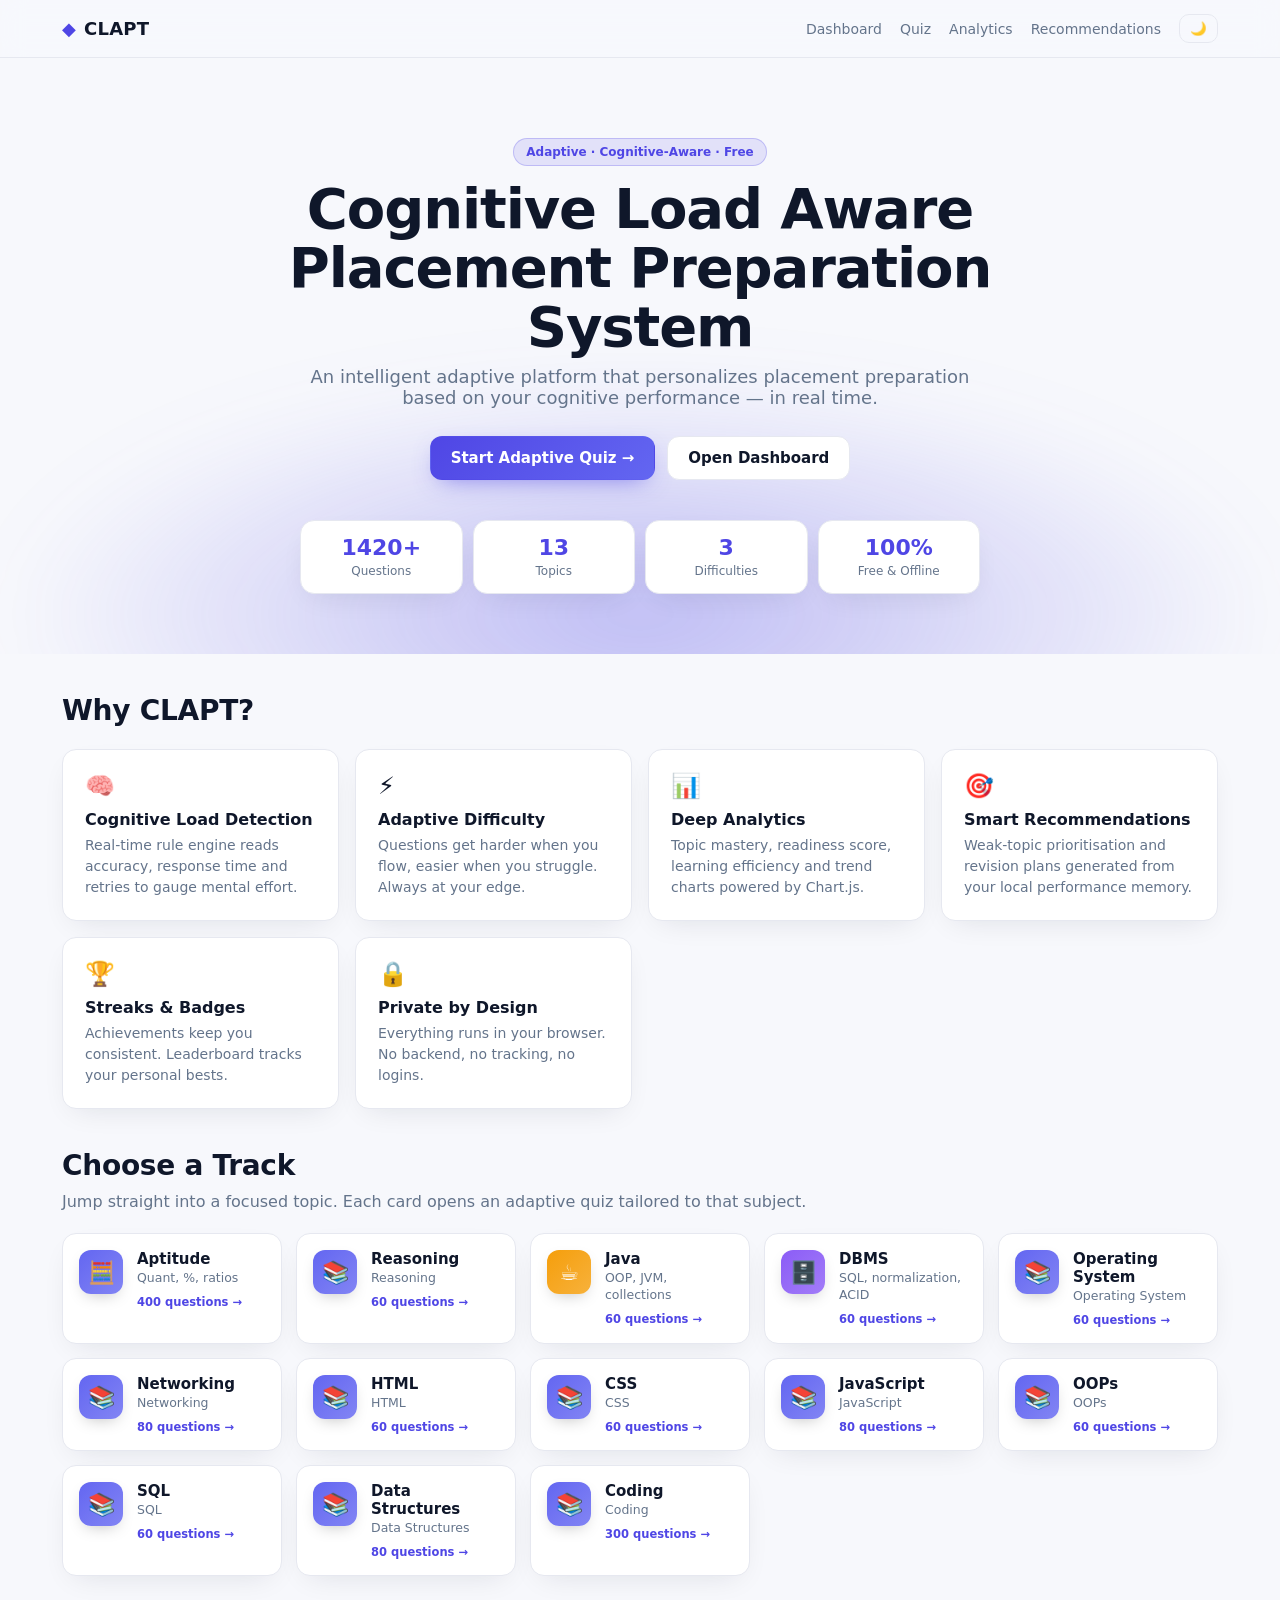
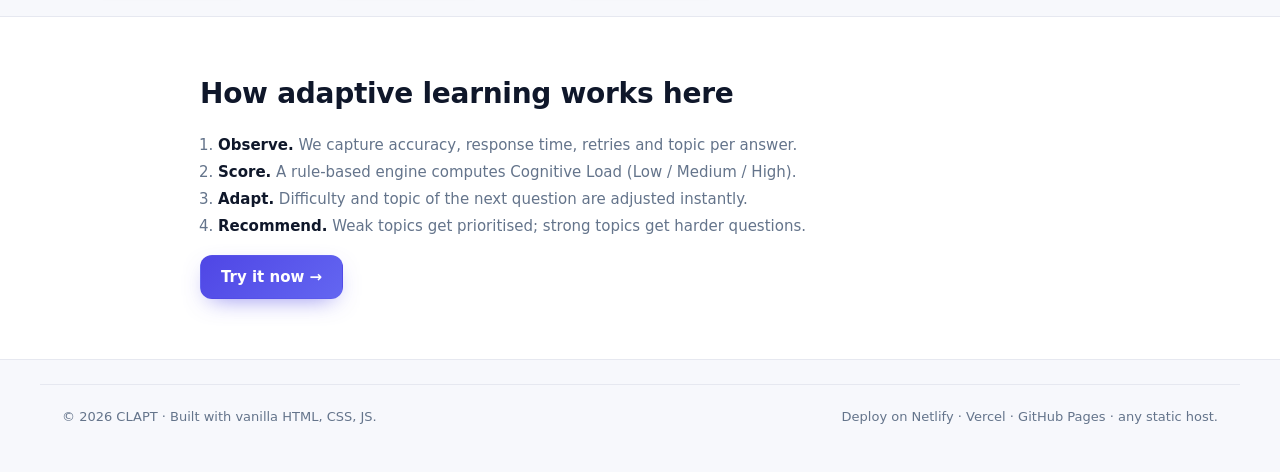
<file: clapt-system/index.html>
<!DOCTYPE html>
<html lang="en">
<head>
<meta charset="UTF-8" />
<meta name="viewport" content="width=device-width, initial-scale=1.0"/>
<title>CLAPT — Cognitive Load Aware Placement Preparation</title>
<meta name="description" content="An intelligent adaptive platform that personalizes placement preparation based on cognitive performance."/>
<link rel="stylesheet" href="style.css"/>
</head>
<body>
<nav class="nav">
  <div class="nav-inner">
    <a href="index.html" class="brand"><span class="logo">◆</span> CLAPT</a>
    <div class="nav-links">
      <a href="pages/dashboard.html">Dashboard</a>
      <a href="pages/quiz.html">Quiz</a>
      <a href="pages/analytics.html">Analytics</a>
      <a href="pages/recommendations.html">Recommendations</a>
      <button id="themeToggle" class="ghost-btn" title="Toggle theme">🌙</button>
    </div>
  </div>
</nav>

<header class="hero">
  <div class="hero-inner">
    <div class="badge-pill">Adaptive · Cognitive-Aware · Free</div>
    <h1>Cognitive Load Aware Placement Preparation System</h1>
    <p class="subtitle">An intelligent adaptive platform that personalizes placement preparation based on your cognitive performance — in real time.</p>
    <div class="cta-row">
      <a href="pages/quiz.html" class="btn primary">Start Adaptive Quiz →</a>
      <a href="pages/dashboard.html" class="btn ghost">Open Dashboard</a>
    </div>
    <div class="stats">
      <div><b id="statQ">1300+</b><span>Questions</span></div>
      <div><b id="statT">12</b><span>Topics</span></div>
      <div><b id="statD">3</b><span>Difficulties</span></div>
      <div><b>100%</b><span>Free & Offline</span></div>
    </div>
  </div>
  <div class="hero-glow"></div>
</header>

<section class="features">
  <h2>Why CLAPT?</h2>
  <div class="grid">
    <div class="card"><div class="ic">🧠</div><h3>Cognitive Load Detection</h3><p>Real-time rule engine reads accuracy, response time and retries to gauge mental effort.</p></div>
    <div class="card"><div class="ic">⚡</div><h3>Adaptive Difficulty</h3><p>Questions get harder when you flow, easier when you struggle. Always at your edge.</p></div>
    <div class="card"><div class="ic">📊</div><h3>Deep Analytics</h3><p>Topic mastery, readiness score, learning efficiency and trend charts powered by Chart.js.</p></div>
    <div class="card"><div class="ic">🎯</div><h3>Smart Recommendations</h3><p>Weak-topic prioritisation and revision plans generated from your local performance memory.</p></div>
    <div class="card"><div class="ic">🏆</div><h3>Streaks & Badges</h3><p>Achievements keep you consistent. Leaderboard tracks your personal bests.</p></div>
    <div class="card"><div class="ic">🔒</div><h3>Private by Design</h3><p>Everything runs in your browser. No backend, no tracking, no logins.</p></div>
  </div>
</section>

<section class="features" id="tracks">
  <h2>Choose a Track</h2>
  <p class="muted" style="margin:-12px 0 22px">Jump straight into a focused topic. Each card opens an adaptive quiz tailored to that subject.</p>
  <div id="homeTopicGrid" class="topic-grid"></div>
</section>

<section class="explain">
  <div class="explain-inner">
    <h2>How adaptive learning works here</h2>
    <ol>
      <li><b>Observe.</b> We capture accuracy, response time, retries and topic per answer.</li>
      <li><b>Score.</b> A rule-based engine computes Cognitive Load (Low / Medium / High).</li>
      <li><b>Adapt.</b> Difficulty and topic of the next question are adjusted instantly.</li>
      <li><b>Recommend.</b> Weak topics get prioritised; strong topics get harder questions.</li>
    </ol>
    <a href="pages/quiz.html" class="btn primary">Try it now →</a>
  </div>
</section>

<footer class="footer">
  <div>© <span id="yr"></span> CLAPT · Built with vanilla HTML, CSS, JS.</div>
  <div class="muted">Deploy on Netlify · Vercel · GitHub Pages · any static host.</div>
</footer>

<script src="data/questions.js"></script>
<script src="js/storage.js"></script>
<script src="app.js"></script>
</body>
</html>
</file>
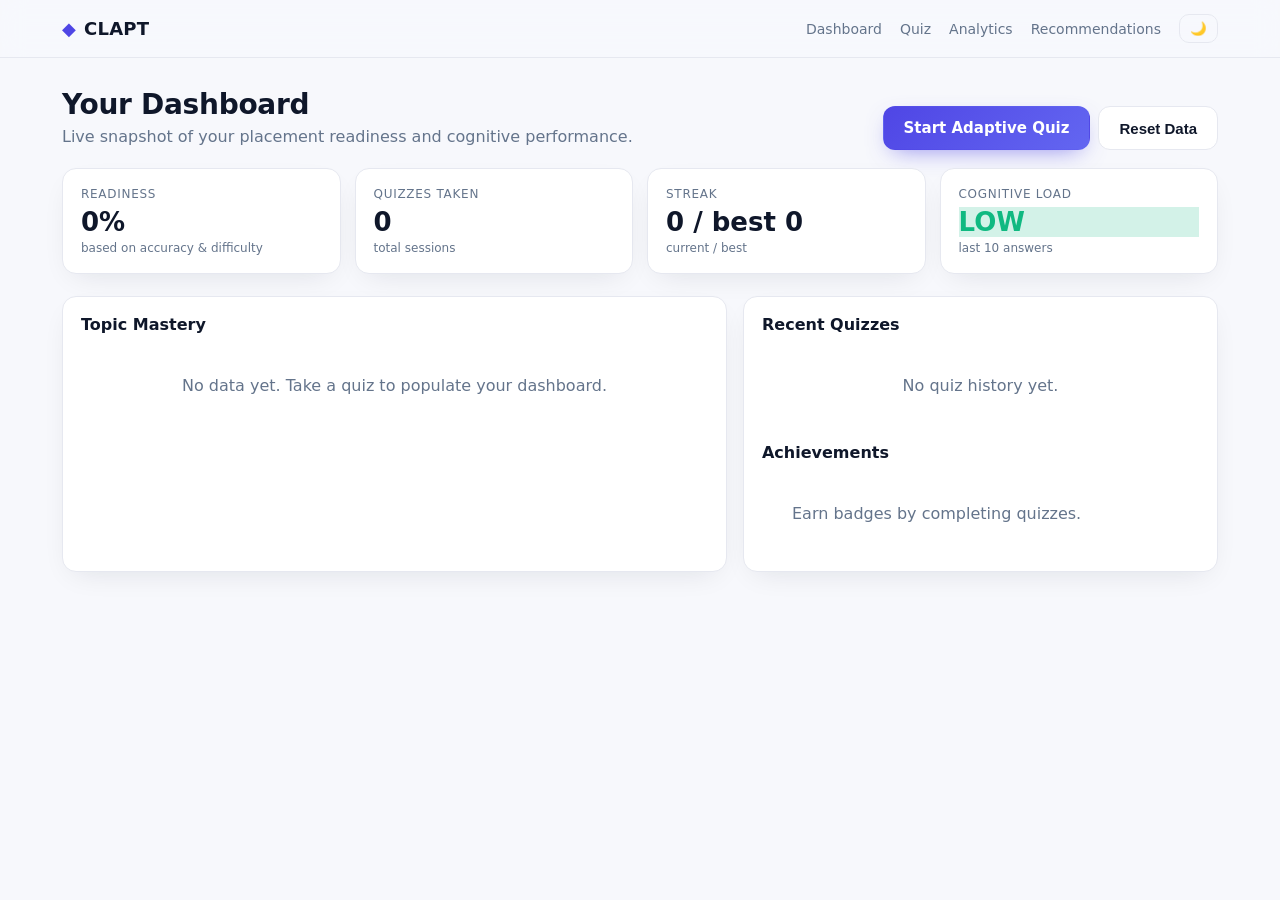
<file: clapt-system/pages/dashboard.html>
<!DOCTYPE html>
<html lang="en">
<head><meta charset="UTF-8"/><meta name="viewport" content="width=device-width,initial-scale=1"/>
<title>Dashboard · CLAPT</title>
<link rel="stylesheet" href="../style.css"/></head>
<body>
<nav class="nav"><div class="nav-inner">
  <a href="../index.html" class="brand"><span class="logo">◆</span> CLAPT</a>
  <div class="nav-links">
    <a href="dashboard.html">Dashboard</a>
    <a href="quiz.html">Quiz</a>
    <a href="analytics.html">Analytics</a>
    <a href="recommendations.html">Recommendations</a>
    <button id="themeToggle" class="ghost-btn">🌙</button>
  </div>
</div></nav>

<main class="page">
  <div class="flex-between">
    <div>
      <h1 class="page-title">Your Dashboard</h1>
      <p class="page-sub">Live snapshot of your placement readiness and cognitive performance.</p>
    </div>
    <div style="display:flex;gap:8px">
      <a class="btn primary" href="quiz.html">Start Adaptive Quiz</a>
      <button id="resetBtn" class="btn ghost">Reset Data</button>
    </div>
  </div>

  <div class="kpi-grid">
    <div class="kpi"><div class="lbl">Readiness</div><div id="kpiReadiness" class="val">0%</div><div class="sub">based on accuracy & difficulty</div></div>
    <div class="kpi"><div class="lbl">Quizzes Taken</div><div id="kpiQuizzes" class="val">0</div><div class="sub">total sessions</div></div>
    <div class="kpi"><div class="lbl">Streak</div><div id="kpiStreak" class="val">0</div><div class="sub">current / best</div></div>
    <div class="kpi"><div class="lbl">Cognitive Load</div><div id="kpiCog" class="val">LOW</div><div class="sub">last 10 answers</div></div>
  </div>

  <div class="panels">
    <div class="panel">
      <h3>Topic Mastery</h3>
      <div id="topicsList" class="list"></div>
    </div>
    <div class="panel">
      <h3>Recent Quizzes</h3>
      <div id="historyList" class="list"></div>
      <h3 style="margin-top:18px">Achievements</h3>
      <div id="badgeList" class="badge-list"></div>
    </div>
  </div>
</main>

<script src="../data/questions.js"></script>
<script src="../js/common.js"></script>
<script src="../js/storage.js"></script>
<script src="../js/recommendation-engine.js"></script>
<script src="../js/adaptive-engine.js"></script>
<script src="../js/dashboard.js"></script>
</body>
</html>
</file>
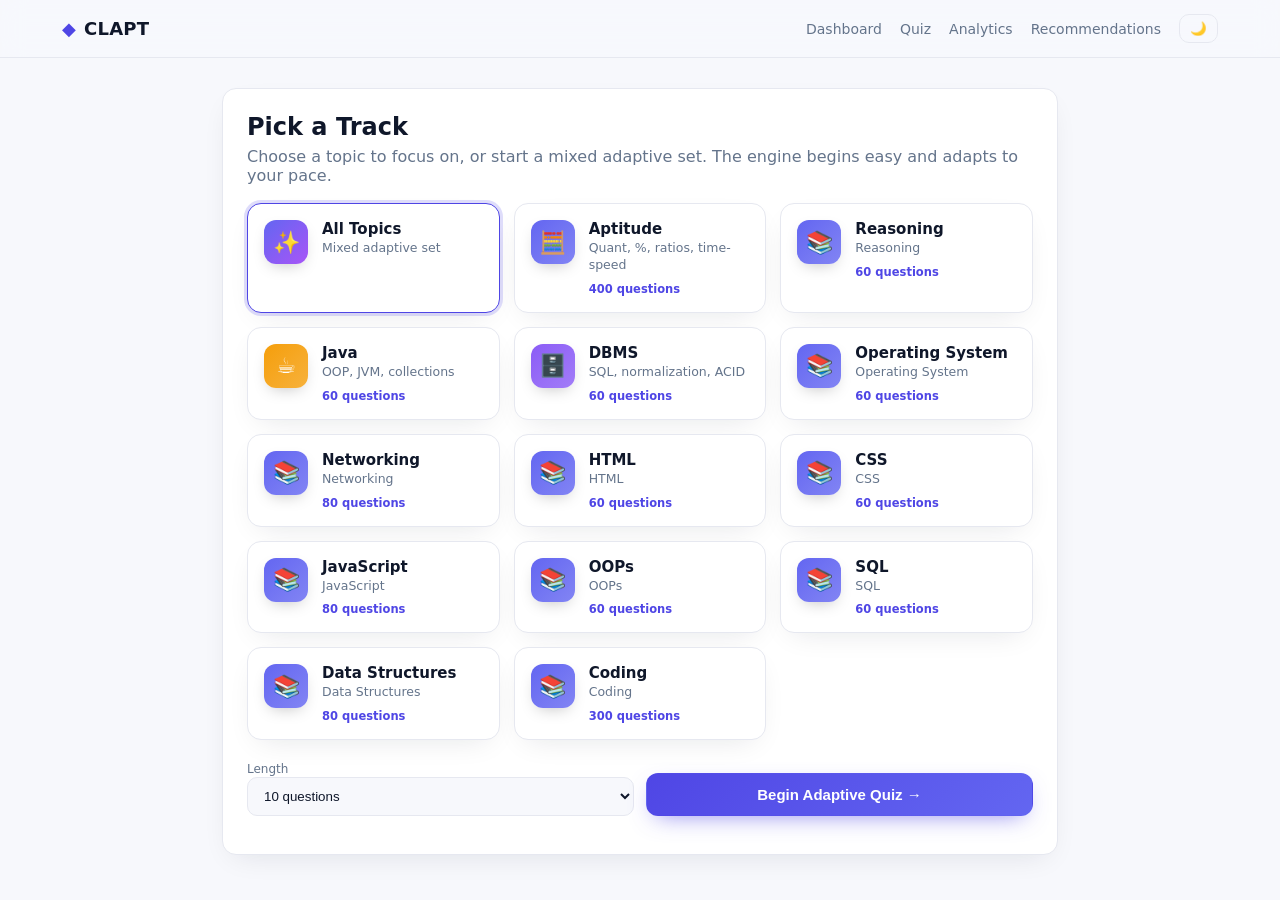
<file: clapt-system/pages/quiz.html>
<!DOCTYPE html>
<html lang="en">
<head><meta charset="UTF-8"/><meta name="viewport" content="width=device-width,initial-scale=1"/>
<title>Quiz · CLAPT</title>
<link rel="stylesheet" href="../style.css"/></head>
<body>
<nav class="nav"><div class="nav-inner">
  <a href="../index.html" class="brand"><span class="logo">◆</span> CLAPT</a>
  <div class="nav-links">
    <a href="dashboard.html">Dashboard</a>
    <a href="quiz.html">Quiz</a>
    <a href="analytics.html">Analytics</a>
    <a href="recommendations.html">Recommendations</a>
    <button id="themeToggle" class="ghost-btn">🌙</button>
  </div>
</div></nav>

<main class="quiz-shell" id="quizRoot">
  <div id="startCard" class="q-card">
    <h2 style="margin:0 0 6px">Pick a Track</h2>
    <p class="muted" style="margin:0 0 18px">Choose a topic to focus on, or start a mixed adaptive set. The engine begins easy and adapts to your pace.</p>
    <div id="topicGrid" class="topic-grid"></div>
    <div style="display:grid;grid-template-columns:1fr 1fr;gap:12px;margin:18px 0 14px">
      <div>
        <label class="muted" style="font-size:12px">Length</label>
        <select id="lenSel" class="search">
          <option value="5">5 questions</option>
          <option value="10" selected>10 questions</option>
          <option value="15">15 questions</option>
          <option value="20">20 questions</option>
        </select>
      </div>
      <div style="display:flex;align-items:flex-end">
        <button id="startBtn" class="btn primary" style="width:100%">Begin Adaptive Quiz →</button>
      </div>
    </div>
  </div>

  <div id="quizArea" style="display:none">
    <div class="quiz-top">
      <div class="meta">
        <span id="progressTxt" class="tag">Q 1 / 10</span>
        <span id="topicTag" class="tag">Topic</span>
        <span id="diffTag" class="tag easy">easy</span>
      </div>
      <div class="timer" id="timer">00:00</div>
    </div>
    <div class="progress"><span id="progressBar" style="width:0%"></span></div>

    <div class="q-card">
      <p id="qText" class="q-text"></p>
      <div id="opts" class="opts"></div>
      <div id="hintBox"></div>
      <div id="explainBox"></div>
      <div class="cog-meter"><span id="cogPill" class="cog-pill cog-low">Cognitive Load: LOW</span></div>
      <div class="q-actions">
        <button id="quitBtn" class="btn ghost">Quit</button>
        <button id="nextBtn" class="btn primary" style="display:none">Next →</button>
      </div>
    </div>
  </div>
</main>

<script src="../data/questions.js"></script>
<script src="../js/common.js"></script>
<script src="../js/storage.js"></script>
<script src="../js/adaptive-engine.js"></script>
<script src="../js/quiz.js"></script>
</body>
</html>
</file>
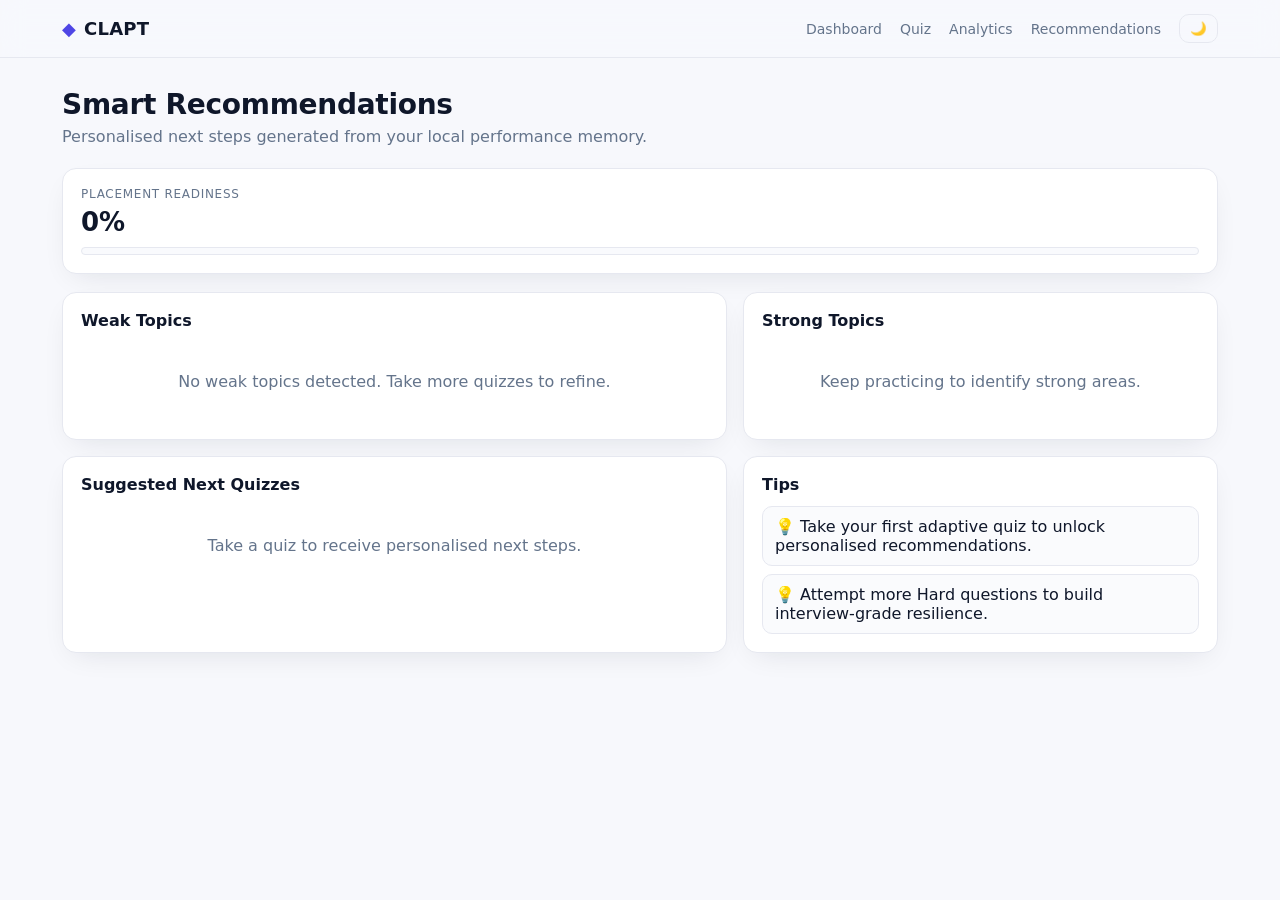
<file: clapt-system/pages/recommendations.html>
<!DOCTYPE html>
<html lang="en">
<head><meta charset="UTF-8"/><meta name="viewport" content="width=device-width,initial-scale=1"/>
<title>Recommendations · CLAPT</title>
<link rel="stylesheet" href="../style.css"/></head>
<body>
<nav class="nav"><div class="nav-inner">
  <a href="../index.html" class="brand"><span class="logo">◆</span> CLAPT</a>
  <div class="nav-links">
    <a href="dashboard.html">Dashboard</a>
    <a href="quiz.html">Quiz</a>
    <a href="analytics.html">Analytics</a>
    <a href="recommendations.html">Recommendations</a>
    <button id="themeToggle" class="ghost-btn">🌙</button>
  </div>
</div></nav>

<main class="page">
  <h1 class="page-title">Smart Recommendations</h1>
  <p class="page-sub">Personalised next steps generated from your local performance memory.</p>

  <div class="kpi" style="margin-bottom:18px">
    <div class="lbl">Placement Readiness</div>
    <div class="val"><span id="readiness">0%</span></div>
    <div class="bar" style="margin-top:10px"><span id="readinessBar" style="width:0%"></span></div>
  </div>

  <div class="panels">
    <div class="panel"><h3>Weak Topics</h3><div id="weakList" class="list"></div></div>
    <div class="panel"><h3>Strong Topics</h3><div id="strongList" class="list"></div></div>
  </div>
  <div class="panels" style="margin-top:16px">
    <div class="panel"><h3>Suggested Next Quizzes</h3><div id="nextList" class="list"></div></div>
    <div class="panel"><h3>Tips</h3><div id="tipsList" class="list"></div></div>
  </div>
</main>

<script src="../data/questions.js"></script>
<script src="../js/common.js"></script>
<script src="../js/storage.js"></script>
<script src="../js/recommendation-engine.js"></script>
<script src="../js/recommendations.js"></script>
</body>
</html>
</file>
<file: clapt-system/style.css>
:root{
  --bg:#f7f8fc; --surface:#ffffff; --text:#0f172a; --muted:#64748b;
  --primary:#4f46e5; --primary-2:#6366f1; --accent:#06b6d4;
  --border:#e6e8f0; --success:#10b981; --warn:#f59e0b; --danger:#ef4444;
  --shadow:0 10px 30px -12px rgba(15,23,42,.12);
  --radius:14px;
}
[data-theme="dark"]{
  --bg:#0b1020; --surface:#121833; --text:#e6e8f5; --muted:#94a3b8;
  --primary:#818cf8; --primary-2:#a5b4fc; --accent:#22d3ee;
  --border:#1f2747; --shadow:0 10px 30px -12px rgba(0,0,0,.6);
}
*{box-sizing:border-box}
html,body{margin:0;padding:0;background:var(--bg);color:var(--text);font-family:Inter,ui-sans-serif,system-ui,-apple-system,Segoe UI,Roboto,sans-serif;-webkit-font-smoothing:antialiased}
a{color:inherit;text-decoration:none}
img{max-width:100%}

/* NAV */
.nav{position:sticky;top:0;z-index:50;backdrop-filter:saturate(160%) blur(12px);background:color-mix(in oklab, var(--bg) 75%, transparent);border-bottom:1px solid var(--border)}
.nav-inner{max-width:1200px;margin:0 auto;display:flex;align-items:center;justify-content:space-between;padding:14px 22px}
.brand{font-weight:700;font-size:18px;letter-spacing:.2px;display:flex;align-items:center;gap:8px}
.brand .logo{color:var(--primary)}
.nav-links{display:flex;gap:18px;align-items:center}
.nav-links a{color:var(--muted);font-weight:500;font-size:14px;transition:color .15s}
.nav-links a:hover{color:var(--text)}
.ghost-btn{background:transparent;border:1px solid var(--border);border-radius:10px;padding:6px 10px;cursor:pointer;color:var(--text)}

/* HERO */
.hero{position:relative;overflow:hidden;padding:80px 22px 60px;text-align:center}
.hero-inner{max-width:880px;margin:0 auto;position:relative;z-index:1}
.hero h1{font-size:clamp(32px,5vw,56px);line-height:1.05;margin:14px 0 10px;letter-spacing:-.02em}
.subtitle{color:var(--muted);font-size:18px;max-width:680px;margin:0 auto 28px}
.badge-pill{display:inline-block;padding:6px 12px;border-radius:999px;background:color-mix(in oklab,var(--primary) 12%,transparent);color:var(--primary);font-size:12px;font-weight:600;border:1px solid color-mix(in oklab,var(--primary) 25%,transparent)}
.cta-row{display:flex;gap:12px;justify-content:center;flex-wrap:wrap}
.btn{display:inline-flex;align-items:center;justify-content:center;padding:12px 20px;border-radius:12px;font-weight:600;font-size:15px;border:1px solid transparent;cursor:pointer;transition:transform .12s ease,box-shadow .15s ease,background .15s}
.btn:hover{transform:translateY(-1px)}
.btn.primary{background:linear-gradient(135deg,var(--primary),var(--primary-2));color:#fff;box-shadow:0 8px 24px -10px color-mix(in oklab,var(--primary) 70%,transparent)}
.btn.ghost{background:var(--surface);border-color:var(--border);color:var(--text)}
.btn.danger{background:var(--danger);color:#fff}
.stats{margin-top:40px;display:grid;grid-template-columns:repeat(4,1fr);gap:10px;max-width:680px;margin-left:auto;margin-right:auto}
.stats>div{background:var(--surface);border:1px solid var(--border);border-radius:var(--radius);padding:14px;box-shadow:var(--shadow)}
.stats b{display:block;font-size:22px;color:var(--primary)}
.stats span{font-size:12px;color:var(--muted)}
.hero-glow{position:absolute;inset:auto 0 -200px 0;height:480px;background:radial-gradient(closest-side,color-mix(in oklab,var(--primary) 35%,transparent),transparent);filter:blur(40px);pointer-events:none}

/* FEATURES */
.features{max-width:1200px;margin:40px auto;padding:0 22px}
.features h2,.explain h2{font-size:28px;letter-spacing:-.01em;margin:0 0 22px}
.grid{display:grid;grid-template-columns:repeat(auto-fit,minmax(260px,1fr));gap:16px}
.card{background:var(--surface);border:1px solid var(--border);border-radius:var(--radius);padding:22px;box-shadow:var(--shadow);transition:transform .15s ease,border-color .15s}
.card:hover{transform:translateY(-3px);border-color:color-mix(in oklab,var(--primary) 40%,var(--border))}
.card .ic{font-size:24px;margin-bottom:10px}
.card h3{margin:0 0 6px;font-size:16px}
.card p{margin:0;color:var(--muted);font-size:14px;line-height:1.5}

/* EXPLAIN */
.explain{background:var(--surface);border-top:1px solid var(--border);border-bottom:1px solid var(--border);padding:60px 22px;margin-top:40px}
.explain-inner{max-width:880px;margin:0 auto}
.explain ol{padding-left:18px;color:var(--muted);font-size:15px;line-height:1.8}
.explain ol b{color:var(--text)}

/* FOOTER */
.footer{max-width:1200px;margin:24px auto;padding:24px 22px;display:flex;justify-content:space-between;flex-wrap:wrap;gap:8px;color:var(--muted);font-size:13px;border-top:1px solid var(--border)}
.muted{color:var(--muted)}

/* DASH */
.page{max-width:1200px;margin:30px auto;padding:0 22px}
.page-title{font-size:28px;margin:0 0 6px;letter-spacing:-.01em}
.page-sub{color:var(--muted);margin:0 0 22px}
.kpi-grid{display:grid;grid-template-columns:repeat(auto-fit,minmax(200px,1fr));gap:14px;margin-bottom:22px}
.kpi{background:var(--surface);border:1px solid var(--border);border-radius:var(--radius);padding:18px;box-shadow:var(--shadow)}
.kpi .lbl{color:var(--muted);font-size:12px;text-transform:uppercase;letter-spacing:.06em}
.kpi .val{font-size:26px;font-weight:700;margin-top:6px}
.kpi .sub{color:var(--muted);font-size:12px;margin-top:4px}
.panels{display:grid;grid-template-columns:1.4fr 1fr;gap:16px}
@media(max-width:900px){.panels{grid-template-columns:1fr}}
.panel{background:var(--surface);border:1px solid var(--border);border-radius:var(--radius);padding:18px;box-shadow:var(--shadow)}
.panel h3{margin:0 0 12px;font-size:16px}
.list{display:flex;flex-direction:column;gap:8px}
.list .row{display:flex;justify-content:space-between;align-items:center;padding:10px 12px;border:1px solid var(--border);border-radius:10px;background:color-mix(in oklab,var(--bg) 60%,transparent)}
.list .row b{font-weight:600}
.tag{display:inline-block;font-size:11px;padding:3px 8px;border-radius:999px;background:color-mix(in oklab,var(--primary) 15%,transparent);color:var(--primary);font-weight:600}
.tag.easy{background:color-mix(in oklab,var(--success) 15%,transparent);color:var(--success)}
.tag.medium{background:color-mix(in oklab,var(--warn) 18%,transparent);color:var(--warn)}
.tag.hard{background:color-mix(in oklab,var(--danger) 15%,transparent);color:var(--danger)}
.bar{height:8px;background:color-mix(in oklab,var(--bg) 70%,transparent);border-radius:999px;overflow:hidden;border:1px solid var(--border)}
.bar>span{display:block;height:100%;background:linear-gradient(90deg,var(--primary),var(--accent));transition:width .4s}
.meter{display:flex;align-items:center;gap:10px}
.meter .lbl{min-width:120px;font-size:13px;color:var(--muted)}

/* QUIZ */
.quiz-shell{max-width:880px;margin:30px auto;padding:0 22px}
.quiz-top{display:flex;justify-content:space-between;align-items:center;margin-bottom:14px;gap:12px;flex-wrap:wrap}
.quiz-top .meta{display:flex;gap:8px;align-items:center;flex-wrap:wrap}
.quiz-top .timer{font-variant-numeric:tabular-nums;font-weight:700;background:var(--surface);border:1px solid var(--border);padding:8px 12px;border-radius:10px}
.progress{height:6px;background:var(--border);border-radius:999px;overflow:hidden;margin-bottom:14px}
.progress>span{display:block;height:100%;background:linear-gradient(90deg,var(--primary),var(--accent));transition:width .3s}
.q-card{background:var(--surface);border:1px solid var(--border);border-radius:var(--radius);padding:24px;box-shadow:var(--shadow)}
.q-text{font-size:18px;font-weight:600;margin:0 0 16px;line-height:1.45}
.opts{display:grid;gap:10px}
.opt{display:flex;align-items:center;gap:10px;padding:12px 14px;border:1px solid var(--border);border-radius:12px;cursor:pointer;background:var(--bg);transition:all .15s;font-size:15px}
.opt:hover{border-color:var(--primary)}
.opt.selected{border-color:var(--primary);background:color-mix(in oklab,var(--primary) 10%,transparent)}
.opt.correct{border-color:var(--success);background:color-mix(in oklab,var(--success) 12%,transparent)}
.opt.wrong{border-color:var(--danger);background:color-mix(in oklab,var(--danger) 12%,transparent)}
.opt .dot{width:18px;height:18px;border-radius:50%;border:2px solid var(--border);flex:0 0 auto}
.opt.selected .dot{border-color:var(--primary);background:var(--primary)}
.q-actions{display:flex;justify-content:space-between;gap:10px;margin-top:18px;flex-wrap:wrap}
.hint{margin-top:12px;padding:10px 12px;border-left:3px solid var(--primary);background:color-mix(in oklab,var(--primary) 8%,transparent);border-radius:8px;font-size:14px;color:var(--text)}
.cog-meter{margin-top:14px;display:flex;gap:8px;align-items:center}
.cog-pill{padding:6px 10px;border-radius:999px;font-size:12px;font-weight:700}
.cog-low{background:color-mix(in oklab,var(--success) 18%,transparent);color:var(--success)}
.cog-med{background:color-mix(in oklab,var(--warn) 22%,transparent);color:var(--warn)}
.cog-high{background:color-mix(in oklab,var(--danger) 18%,transparent);color:var(--danger)}

/* TOAST */
.toast-wrap{position:fixed;right:18px;bottom:18px;display:flex;flex-direction:column;gap:8px;z-index:99}
.toast{background:var(--surface);border:1px solid var(--border);box-shadow:var(--shadow);padding:12px 14px;border-radius:10px;font-size:14px;min-width:220px;animation:in .25s ease}
.toast.success{border-left:4px solid var(--success)}
.toast.error{border-left:4px solid var(--danger)}
.toast.info{border-left:4px solid var(--primary)}
@keyframes in{from{opacity:0;transform:translateY(8px)}to{opacity:1;transform:none}}

/* tables */
.table{width:100%;border-collapse:collapse;font-size:14px}
.table th,.table td{text-align:left;padding:10px 12px;border-bottom:1px solid var(--border)}
.table th{color:var(--muted);font-weight:600;font-size:12px;text-transform:uppercase;letter-spacing:.04em}
.table tr:hover td{background:color-mix(in oklab,var(--bg) 50%,transparent)}

.empty{padding:30px;text-align:center;color:var(--muted)}
.center{display:flex;align-items:center;justify-content:center}
.search{width:100%;padding:10px 12px;border:1px solid var(--border);border-radius:10px;background:var(--bg);color:var(--text);outline:none}
.search:focus{border-color:var(--primary)}
.flex-between{display:flex;justify-content:space-between;align-items:center;gap:10px;flex-wrap:wrap}
.badge-list{display:flex;gap:8px;flex-wrap:wrap}
.achv{padding:8px 12px;border:1px solid var(--border);border-radius:999px;background:var(--surface);font-size:13px;display:flex;gap:8px;align-items:center}
.achv .em{font-size:16px}
.review-q{padding:14px;border:1px solid var(--border);border-radius:12px;margin-bottom:10px;background:var(--surface)}
.review-q .qh{display:flex;justify-content:space-between;gap:10px;margin-bottom:6px}
.review-q .ans{font-size:13px;color:var(--muted);margin-top:6px}

/* TOPIC GRID (landing & quiz start) */
.topic-grid{display:grid;grid-template-columns:repeat(auto-fill,minmax(220px,1fr));gap:14px}
.topic-card{display:flex;gap:14px;align-items:flex-start;text-align:left;padding:16px;background:var(--surface);border:1.5px solid var(--border);border-radius:var(--radius);box-shadow:var(--shadow);cursor:pointer;font-family:inherit;color:var(--text);transition:transform .15s ease,border-color .15s ease,box-shadow .15s ease;text-decoration:none;width:100%}
.topic-card:hover{transform:translateY(-3px);border-color:color-mix(in oklab,var(--primary) 50%,var(--border));box-shadow:0 14px 32px -14px color-mix(in oklab,var(--primary) 35%,transparent)}
.topic-card.active{border-color:var(--primary);box-shadow:0 0 0 3px color-mix(in oklab,var(--primary) 18%,transparent),var(--shadow)}
.tc-icon{flex:0 0 44px;width:44px;height:44px;border-radius:12px;display:flex;align-items:center;justify-content:center;font-size:22px;color:#fff;box-shadow:0 6px 16px -6px rgba(0,0,0,.25)}
.tc-body{flex:1;min-width:0}
.tc-title{font-weight:700;font-size:15px;margin-bottom:2px}
.tc-desc{color:var(--muted);font-size:12.5px;line-height:1.35}
.tc-meta{margin-top:8px;font-size:11.5px;color:var(--primary);font-weight:600}
</file>
